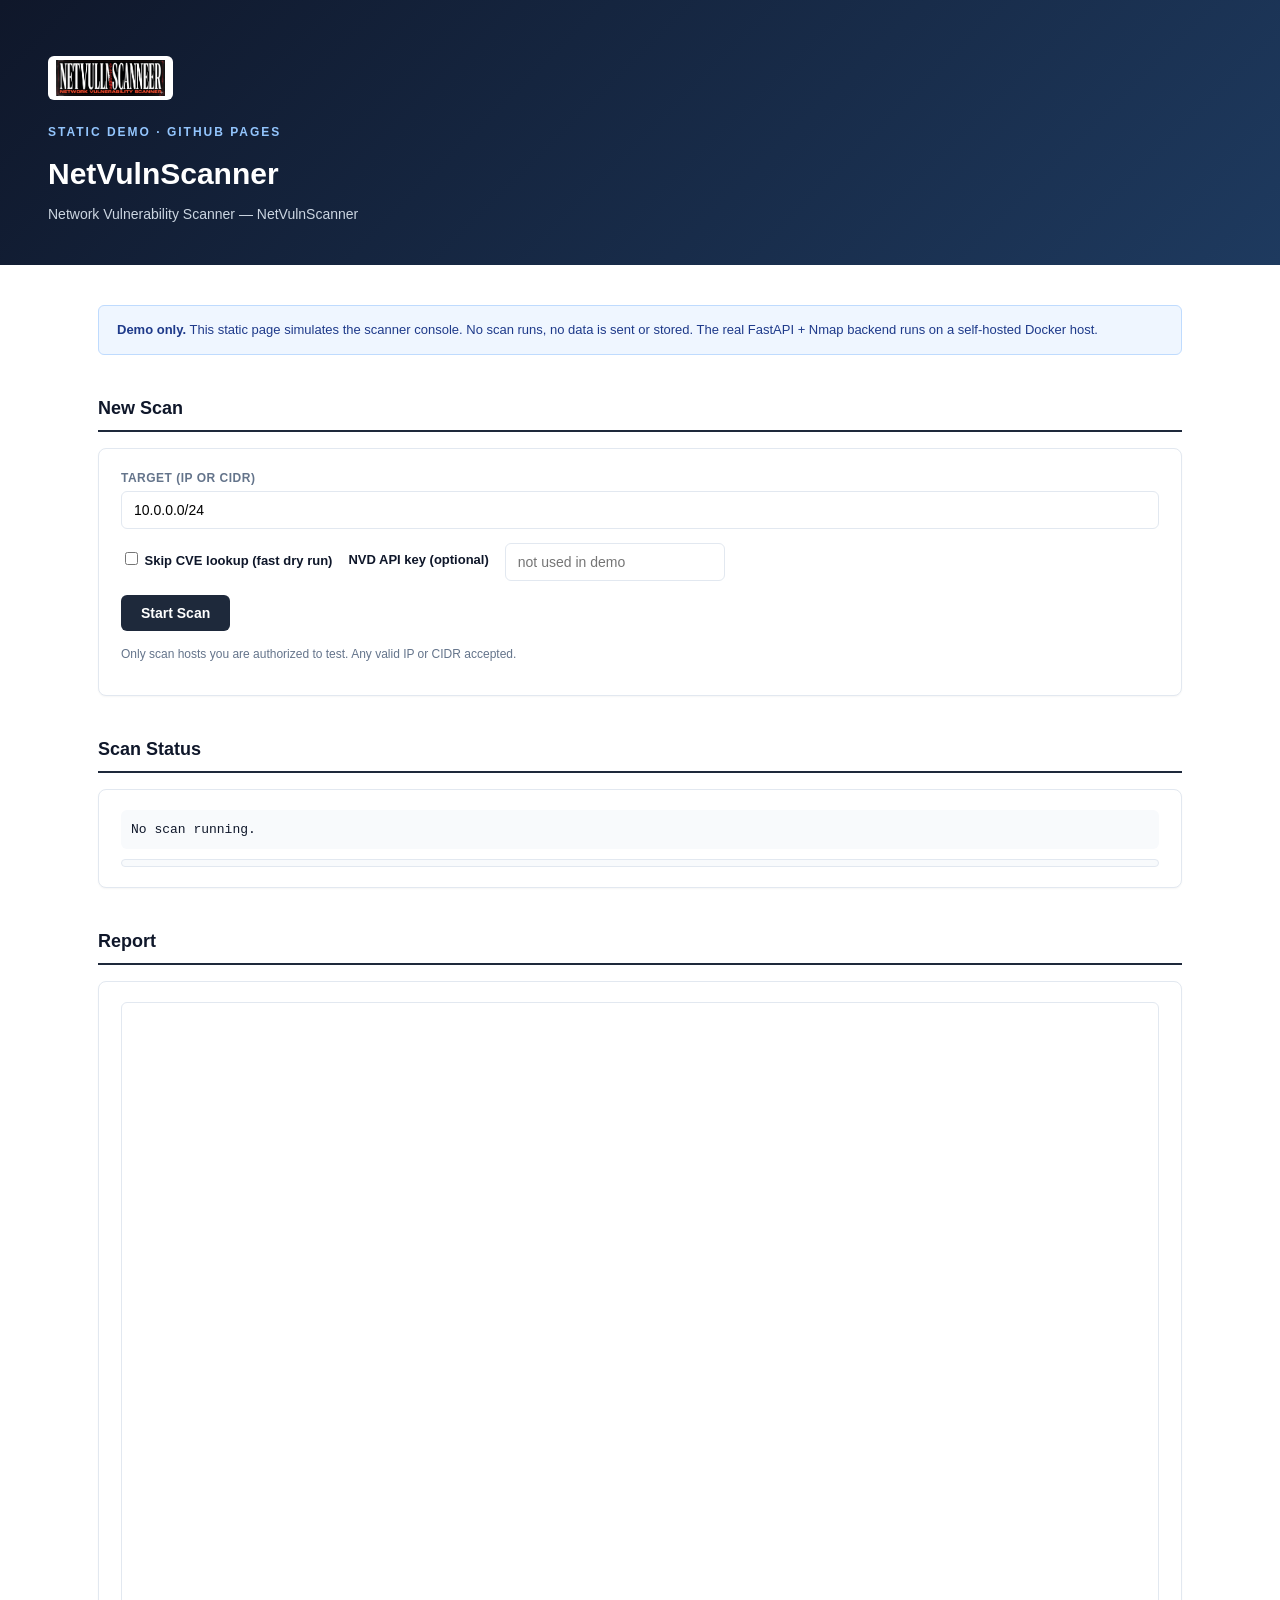
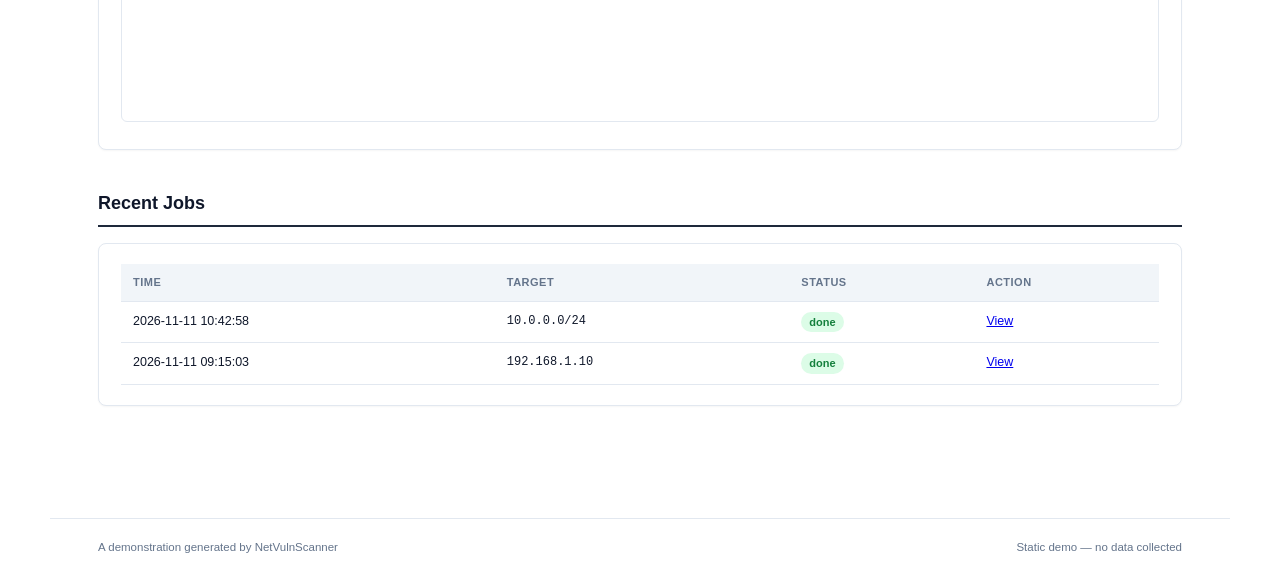
<file: docs/index.html>
<!DOCTYPE html>
<html lang="en">
<head>
<meta charset="utf-8">
<meta name="viewport" content="width=device-width, initial-scale=1">
<meta name="description" content="NetVulnScanner static demo — scanner console and sample report.">
<meta http-equiv="Content-Security-Policy" content="default-src 'none'; img-src 'self'; style-src 'self'; script-src 'self'; frame-src 'self'; base-uri 'none'; form-action 'none'">
<title>NetVulnScanner — Static Demo</title>
<link rel="stylesheet" href="./style.css">
</head>
<body>
  <div class="cover">
    <img class="logo-img" src="./NetVulnScanner.png" alt="NetVulnScanner logo" width="133" height="44" decoding="async">
    <div class="eyebrow">Static Demo &middot; GitHub Pages</div>
    <h1>NetVulnScanner</h1>
    <div class="org">Network Vulnerability Scanner &mdash; NetVulnScanner</div>
  </div>

  <div class="container">
    <div class="notice">
      <strong>Demo only.</strong> This static page simulates the scanner console. No scan runs, no
      data is sent or stored. The real FastAPI + Nmap backend runs on a self-hosted Docker host.
    </div>

    <h2 class="section-title">New Scan</h2>
    <div class="panel">
      <form id="scanForm">
        <div class="row">
          <label for="target">Target (IP or CIDR)</label>
          <input id="target" type="text" value="10.0.0.0/24" required>
        </div>
        <div class="row inline">
          <label><input type="checkbox" id="noCve"> Skip CVE lookup (fast dry run)</label>
          <label for="nvdKey">NVD API key (optional)</label>
          <input id="nvdKey" type="text" placeholder="not used in demo">
        </div>
        <div class="row">
          <button type="submit" class="btn" id="scanBtn">Start Scan</button>
        </div>
        <p class="hint">Only scan hosts you are authorized to test. Any valid IP or CIDR accepted.</p>
      </form>
    </div>

    <h2 class="section-title">Scan Status</h2>
    <div class="panel">
      <div id="statusBox" class="status">No scan running.</div>
      <div class="progress"><span id="progressBar"></span></div>
    </div>

    <h2 class="section-title">Report</h2>
    <div class="panel">
      <div id="reportActions" class="report-actions">
        <a id="csvLink" class="btn secondary" href="./sample_report.csv" download>Download CSV</a>
        <a id="htmlLink" class="btn secondary" href="./report.html" target="_blank" rel="noopener">Open HTML in new tab</a>
      </div>
      <iframe id="reportFrame" src="about:blank" title="Vulnerability Report"></iframe>
    </div>

    <h2 class="section-title">Recent Jobs</h2>
    <div class="panel">
      <table id="jobsTable">
        <thead><tr><th>Time</th><th>Target</th><th>Status</th><th>Action</th></tr></thead>
        <tbody>
          <tr><td>2026-11-11 10:42:58</td><td class="mono">10.0.0.0/24</td><td><span class="badge-done">done</span></td><td><a href="./report.html">View</a></td></tr>
          <tr><td>2026-11-11 09:15:03</td><td class="mono">192.168.1.10</td><td><span class="badge-done">done</span></td><td><a href="./report.html">View</a></td></tr>
        </tbody>
      </table>
    </div>
  </div>

  <footer class="site-footer">
    <span>A demonstration generated by NetVulnScanner</span>
    <span>Static demo &mdash; no data collected</span>
  </footer>

  <script src="./app.js"></script>
</body>
</html>
</file>
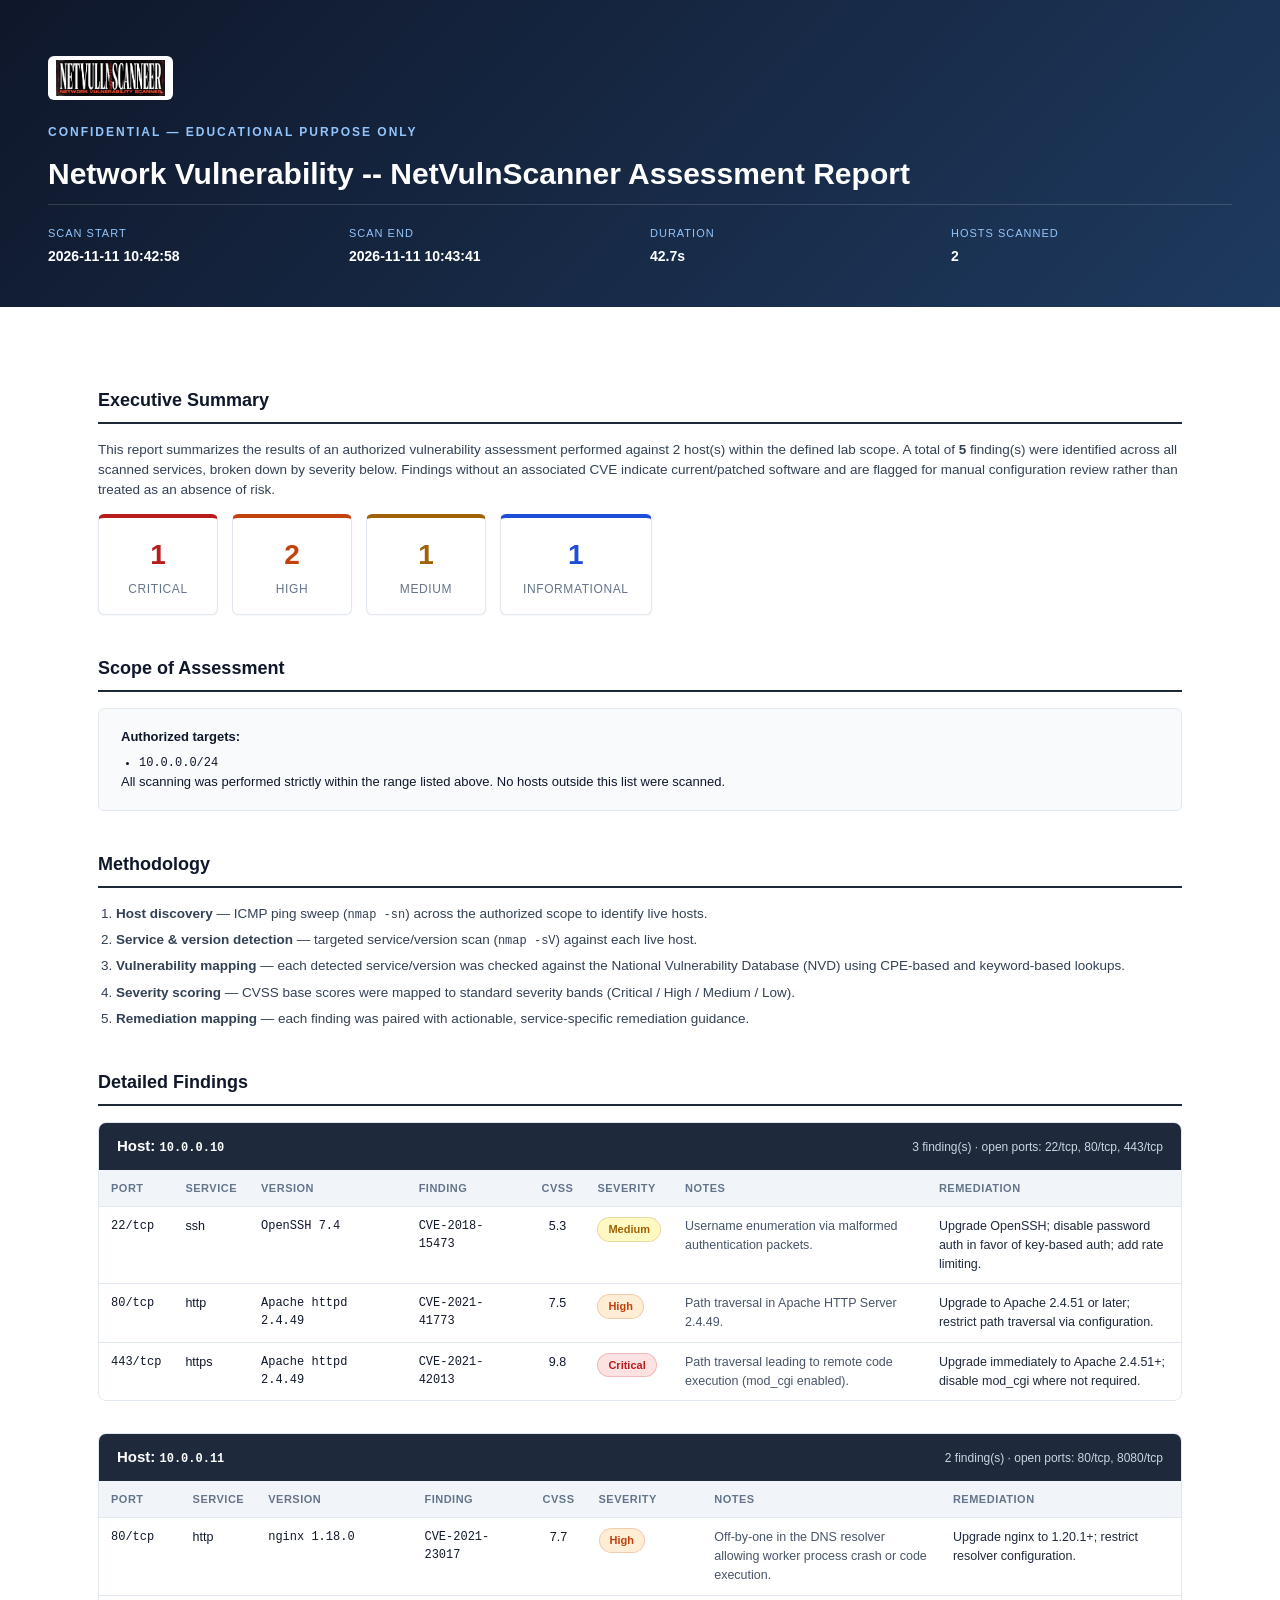
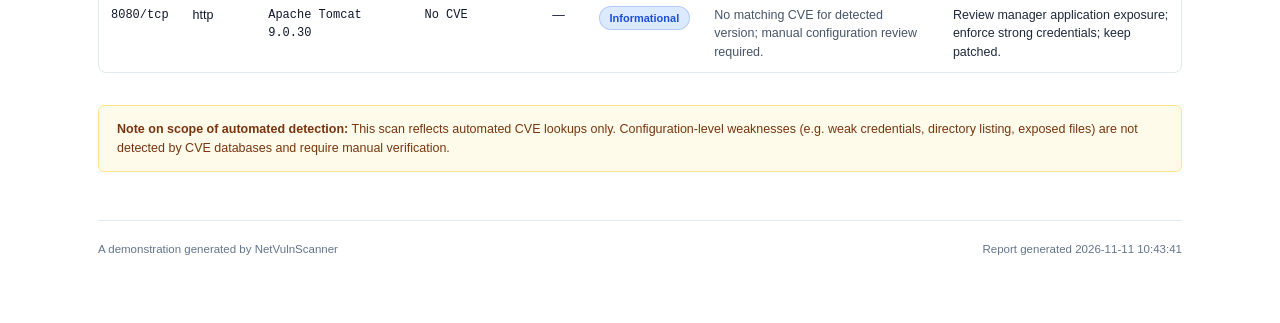
<file: docs/report.html>
<!DOCTYPE html>
<html lang="en">
<head>
<meta charset="utf-8">
<meta name="viewport" content="width=device-width, initial-scale=1">
<meta name="description" content="Sample NetVulnScanner vulnerability assessment report (static demo).">
<meta http-equiv="Content-Security-Policy" content="default-src 'none'; img-src 'self'; style-src 'self'; base-uri 'none'; form-action 'none'">
<title>Network Vulnerability -- NetVulnScanner Assessment Report</title>
<link rel="stylesheet" href="./report.css">
</head>
<body>
  <div class="cover">
    <img class="logo-img" src="./NetVulnScanner.png" alt="NetVulnScanner logo" width="133" height="44" decoding="async">
    <div class="eyebrow">Confidential — Educational Purpose only</div>
    <h1>Network Vulnerability -- NetVulnScanner Assessment Report</h1>
    <div class="meta-grid">
      <div><div class="label">Scan Start</div><div class="value">2026-11-11 10:42:58</div></div>
      <div><div class="label">Scan End</div><div class="value">2026-11-11 10:43:41</div></div>
      <div><div class="label">Duration</div><div class="value">42.7s</div></div>
      <div><div class="label">Hosts Scanned</div><div class="value">2</div></div>
    </div>
  </div>

  <div class="container">
    <h2 class="section-title">Executive Summary</h2>
    <p class="summary-text">
      This report summarizes the results of an authorized vulnerability assessment performed
      against 2 host(s) within the defined lab scope. A total of <strong>5</strong> finding(s)
      were identified across all scanned services, broken down by severity below. Findings
      without an associated CVE indicate current/patched software and are flagged for manual
      configuration review rather than treated as an absence of risk.
    </p>
    <div class="summary-cards">
      <div class="card card-critical"><div class="card-count">1</div><div class="card-label">Critical</div></div>
      <div class="card card-high"><div class="card-count">2</div><div class="card-label">High</div></div>
      <div class="card card-medium"><div class="card-count">1</div><div class="card-label">Medium</div></div>
      <div class="card card-info"><div class="card-count">1</div><div class="card-label">Informational</div></div>
    </div>

    <h2 class="section-title">Scope of Assessment</h2>
    <div class="scope-box">
      <strong>Authorized targets:</strong>
      <ul><li class="mono">10.0.0.0/24</li></ul>
      All scanning was performed strictly within the range listed above. No hosts outside this
      list were scanned.
    </div>

    <h2 class="section-title">Methodology</h2>
    <div class="methodology">
      <ol>
        <li><strong>Host discovery</strong> — ICMP ping sweep (<span class="mono">nmap -sn</span>) across the authorized scope to identify live hosts.</li>
        <li><strong>Service &amp; version detection</strong> — targeted service/version scan (<span class="mono">nmap -sV</span>) against each live host.</li>
        <li><strong>Vulnerability mapping</strong> — each detected service/version was checked against the National Vulnerability Database (NVD) using CPE-based and keyword-based lookups.</li>
        <li><strong>Severity scoring</strong> — CVSS base scores were mapped to standard severity bands (Critical / High / Medium / Low).</li>
        <li><strong>Remediation mapping</strong> — each finding was paired with actionable, service-specific remediation guidance.</li>
      </ol>
    </div>

    <h2 class="section-title">Detailed Findings</h2>

    <div class="host-section">
      <div class="host-header">
        <h3>Host: <span class="mono">10.0.0.10</span></h3>
        <span class="host-meta">3 finding(s) &middot; open ports: 22/tcp, 80/tcp, 443/tcp</span>
      </div>
      <table>
        <thead><tr><th>Port</th><th>Service</th><th>Version</th><th>Finding</th><th>CVSS</th><th>Severity</th><th>Notes</th><th>Remediation</th></tr></thead>
        <tbody>
          <tr>
            <td class="mono">22/tcp</td><td>ssh</td><td class="mono">OpenSSH 7.4</td>
            <td class="mono">CVE-2018-15473</td><td class="center">5.3</td>
            <td><span class="badge badge-medium">Medium</span></td>
            <td class="notes">Username enumeration via malformed authentication packets.</td>
            <td class="remediation">Upgrade OpenSSH; disable password auth in favor of key-based auth; add rate limiting.</td>
          </tr>
          <tr>
            <td class="mono">80/tcp</td><td>http</td><td class="mono">Apache httpd 2.4.49</td>
            <td class="mono">CVE-2021-41773</td><td class="center">7.5</td>
            <td><span class="badge badge-high">High</span></td>
            <td class="notes">Path traversal in Apache HTTP Server 2.4.49.</td>
            <td class="remediation">Upgrade to Apache 2.4.51 or later; restrict path traversal via configuration.</td>
          </tr>
          <tr>
            <td class="mono">443/tcp</td><td>https</td><td class="mono">Apache httpd 2.4.49</td>
            <td class="mono">CVE-2021-42013</td><td class="center">9.8</td>
            <td><span class="badge badge-critical">Critical</span></td>
            <td class="notes">Path traversal leading to remote code execution (mod_cgi enabled).</td>
            <td class="remediation">Upgrade immediately to Apache 2.4.51+; disable mod_cgi where not required.</td>
          </tr>
        </tbody>
      </table>
    </div>

    <div class="host-section">
      <div class="host-header">
        <h3>Host: <span class="mono">10.0.0.11</span></h3>
        <span class="host-meta">2 finding(s) &middot; open ports: 80/tcp, 8080/tcp</span>
      </div>
      <table>
        <thead><tr><th>Port</th><th>Service</th><th>Version</th><th>Finding</th><th>CVSS</th><th>Severity</th><th>Notes</th><th>Remediation</th></tr></thead>
        <tbody>
          <tr>
            <td class="mono">80/tcp</td><td>http</td><td class="mono">nginx 1.18.0</td>
            <td class="mono">CVE-2021-23017</td><td class="center">7.7</td>
            <td><span class="badge badge-high">High</span></td>
            <td class="notes">Off-by-one in the DNS resolver allowing worker process crash or code execution.</td>
            <td class="remediation">Upgrade nginx to 1.20.1+; restrict resolver configuration.</td>
          </tr>
          <tr>
            <td class="mono">8080/tcp</td><td>http</td><td class="mono">Apache Tomcat 9.0.30</td>
            <td class="mono">No CVE</td><td class="center">&mdash;</td>
            <td><span class="badge badge-info">Informational</span></td>
            <td class="notes">No matching CVE for detected version; manual configuration review required.</td>
            <td class="remediation">Review manager application exposure; enforce strong credentials; keep patched.</td>
          </tr>
        </tbody>
      </table>
    </div>

    <div class="disclaimer">
      <strong>Note on scope of automated detection:</strong> This scan reflects automated CVE
      lookups only. Configuration-level weaknesses (e.g. weak credentials, directory listing,
      exposed files) are not detected by CVE databases and require manual verification.
    </div>

    <footer>
      <span>A demonstration generated by NetVulnScanner</span>
      <span>Report generated 2026-11-11 10:43:41</span>
    </footer>
  </div>
</body>
</html>
</file>
<file: docs/style.css>
:root { --ink: #0f172a; --muted: #64748b; --border: #e2e8f0; --bg: #f8fafc; --accent: #1e293b; --ok: #15803d; }
* { box-sizing: border-box; }
body { font-family: 'Segoe UI', -apple-system, Helvetica, Arial, sans-serif; margin: 0; color: var(--ink); background: #ffffff; line-height: 1.5; }
.cover { background: linear-gradient(135deg, #0f172a 0%, #1e3a5f 100%); color: #fff; padding: 56px 48px 40px; }
.cover .eyebrow { text-transform: uppercase; letter-spacing: 2px; font-size: 12px; color: #93c5fd; font-weight: 600; margin-bottom: 10px; }
.cover h1 { margin: 0 0 8px; font-size: 30px; font-weight: 700; }
.cover .org { color: #cbd5e1; font-size: 14px; }
.logo-img { display: inline-block; height: 44px; width: auto; margin-bottom: 16px; border-radius: 6px; background: #fff; padding: 4px 8px; }
.container { max-width: 1180px; margin: 0 auto; padding: 40px 48px 64px; }
h2.section-title { font-size: 18px; font-weight: 700; margin: 40px 0 16px; padding-bottom: 8px; border-bottom: 2px solid var(--accent); }
.notice { background: #eff6ff; border: 1px solid #bfdbfe; border-radius: 6px; padding: 14px 18px; font-size: 13px; color: #1e3a8a; margin-bottom: 8px; }
.panel { background: #fff; border: 1px solid var(--border); border-radius: 8px; padding: 20px 22px; box-shadow: 0 1px 2px rgba(0,0,0,0.04); }
.row { margin-bottom: 14px; }
.row.inline { display: flex; gap: 16px; align-items: center; flex-wrap: wrap; }
.row label { display: block; font-size: 12px; text-transform: uppercase; letter-spacing: 0.5px; color: var(--muted); margin-bottom: 4px; font-weight: 600; }
.row.inline label { text-transform: none; letter-spacing: 0; font-size: 13px; color: var(--ink); }
input[type=text] { width: 100%; padding: 10px 12px; border: 1px solid var(--border); border-radius: 6px; font-size: 14px; }
.row.inline input[type=text] { width: 220px; }
.btn { display: inline-block; background: var(--accent); color: #fff; border: none; padding: 10px 20px; border-radius: 6px; font-size: 14px; font-weight: 600; cursor: pointer; text-decoration: none; }
.btn:hover { background: #0f172a; }
.btn.secondary { background: #475569; margin-right: 8px; }
.btn:disabled { opacity: 0.6; cursor: not-allowed; }
.hint { font-size: 12px; color: var(--muted); margin-top: 8px; }
.report-actions { display: none; margin-bottom: 12px; }
.report-actions.visible { display: block; }
.status { font-family: 'SF Mono', Consolas, Monaco, monospace; font-size: 13px; padding: 10px; background: var(--bg); border-radius: 6px; min-height: 24px; }
.progress { height: 8px; background: var(--bg); border: 1px solid var(--border); border-radius: 20px; overflow: hidden; margin-top: 10px; }
.progress > span { display: block; height: 100%; width: 0; background: var(--ok); transition: width 0.35s ease; }
#reportFrame { width: 100%; height: 720px; border: 1px solid var(--border); border-radius: 6px; background: #fff; }
table { width: 100%; border-collapse: collapse; font-size: 12.5px; }
thead th { background: #f1f5f9; text-align: left; padding: 10px 12px; font-size: 11px; text-transform: uppercase; letter-spacing: 0.5px; color: var(--muted); border-bottom: 1px solid var(--border); }
tbody td { padding: 10px 12px; border-bottom: 1px solid var(--border); vertical-align: top; }
.mono { font-family: 'SF Mono', Consolas, Monaco, monospace; font-size: 12px; }
.badge-done { display: inline-block; padding: 2px 8px; border-radius: 12px; font-size: 11px; font-weight: 700; background: #dcfce7; color: var(--ok); }
.site-footer { border-top: 1px solid var(--border); margin-top: 48px; padding: 20px 48px; font-size: 11.5px; color: var(--muted); display: flex; justify-content: space-between; flex-wrap: wrap; gap: 8px; max-width: 1180px; margin-left: auto; margin-right: auto; }
@media (max-width: 640px) { .container { padding: 28px 20px 48px; } .cover { padding: 40px 24px 28px; } }
</file>
<file: docs/report.css>
:root { --ink: #0f172a; --muted: #64748b; --border: #e2e8f0; --bg: #f8fafc; --accent: #1e293b; }
* { box-sizing: border-box; }
body { font-family: 'Segoe UI', -apple-system, Helvetica, Arial, sans-serif; margin: 0; color: var(--ink); background: #ffffff; line-height: 1.5; }
.cover { background: linear-gradient(135deg, #0f172a 0%, #1e3a5f 100%); color: #fff; padding: 56px 48px 40px; }
.cover .eyebrow { text-transform: uppercase; letter-spacing: 2px; font-size: 12px; color: #93c5fd; font-weight: 600; margin-bottom: 10px; }
.cover h1 { margin: 0 0 8px; font-size: 30px; font-weight: 700; }
.logo-img { display: inline-block; height: 44px; width: auto; margin-bottom: 16px; border-radius: 6px; background: #fff; padding: 4px 8px; }
.meta-grid { display: grid; grid-template-columns: repeat(4, 1fr); gap: 20px; border-top: 1px solid rgba(255,255,255,0.15); padding-top: 20px; margin-top: 8px; }
.meta-grid div .label { font-size: 11px; text-transform: uppercase; letter-spacing: 1px; color: #93c5fd; }
.meta-grid div .value { font-size: 14px; margin-top: 4px; font-weight: 600; }
.container { max-width: 1180px; margin: 0 auto; padding: 40px 48px 64px; }
h2.section-title { font-size: 18px; font-weight: 700; margin: 40px 0 16px; padding-bottom: 8px; border-bottom: 2px solid var(--accent); }
.summary-cards { display: flex; gap: 14px; flex-wrap: wrap; margin-bottom: 8px; }
.card { background: #fff; border: 1px solid var(--border); border-top: 4px solid #64748b; border-radius: 6px; padding: 16px 22px; min-width: 120px; text-align: center; box-shadow: 0 1px 2px rgba(0,0,0,0.04); }
.card-count { font-size: 28px; font-weight: 800; }
.card-label { font-size: 12px; text-transform: uppercase; letter-spacing: 0.6px; color: var(--muted); margin-top: 4px; }
.scope-box { background: var(--bg); border: 1px solid var(--border); border-radius: 6px; padding: 18px 22px; font-size: 13px; }
.scope-box ul { margin: 8px 0 0 18px; padding: 0; }
.host-section { margin-bottom: 32px; border: 1px solid var(--border); border-radius: 8px; overflow: hidden; }
.host-header { background: var(--accent); color: #fff; padding: 12px 18px; display: flex; justify-content: space-between; align-items: baseline; flex-wrap: wrap; gap: 8px; }
.host-header h3 { margin: 0; font-size: 15px; }
.host-meta { font-size: 12px; color: #cbd5e1; }
table { width: 100%; border-collapse: collapse; font-size: 12.5px; }
thead th { background: #f1f5f9; text-align: left; padding: 10px 12px; font-size: 11px; text-transform: uppercase; letter-spacing: 0.5px; color: var(--muted); border-bottom: 1px solid var(--border); }
tbody td { padding: 10px 12px; border-bottom: 1px solid var(--border); vertical-align: top; }
tbody tr:last-child td { border-bottom: none; }
tbody tr:hover { background: #fafbfc; }
.mono { font-family: 'SF Mono', Consolas, Monaco, monospace; font-size: 12px; }
.center { text-align: center; }
.notes { max-width: 260px; color: #475569; }
.remediation { max-width: 260px; color: #1e293b; }
.badge { display: inline-block; padding: 3px 10px; border-radius: 20px; font-size: 11px; font-weight: 700; white-space: nowrap; }
.badge-critical { background: #fee2e2; color: #b91c1c; border: 1px solid #b91c1c33; }
.badge-high { background: #ffedd5; color: #c2410c; border: 1px solid #c2410c33; }
.badge-medium { background: #fef9c3; color: #a16207; border: 1px solid #a1620733; }
.badge-info { background: #dbeafe; color: #1d4ed8; border: 1px solid #1d4ed833; }
.card-critical { border-top-color: #b91c1c; }
.card-critical .card-count { color: #b91c1c; }
.card-high { border-top-color: #c2410c; }
.card-high .card-count { color: #c2410c; }
.card-medium { border-top-color: #a16207; }
.card-medium .card-count { color: #a16207; }
.card-info { border-top-color: #1d4ed8; }
.card-info .card-count { color: #1d4ed8; }
.summary-text { color: #334155; font-size: 13.5px; }
.methodology { font-size: 13.5px; color: #334155; }
.methodology ol { margin: 8px 0 0 18px; padding: 0; }
.methodology li { margin-bottom: 6px; }
footer { border-top: 1px solid var(--border); margin-top: 48px; padding-top: 20px; font-size: 11.5px; color: var(--muted); display: flex; justify-content: space-between; flex-wrap: wrap; gap: 8px; }
.disclaimer { background: #fffbeb; border: 1px solid #fde68a; border-radius: 6px; padding: 14px 18px; font-size: 12.5px; color: #78350f; margin-top: 24px; }
@media print { .cover { -webkit-print-color-adjust: exact; print-color-adjust: exact; } .host-section { break-inside: avoid; } }
@media (max-width: 760px) { .container { padding: 28px 20px 48px; } .cover { padding: 40px 24px 28px; } .meta-grid { grid-template-columns: repeat(2, 1fr); } }
</file>
